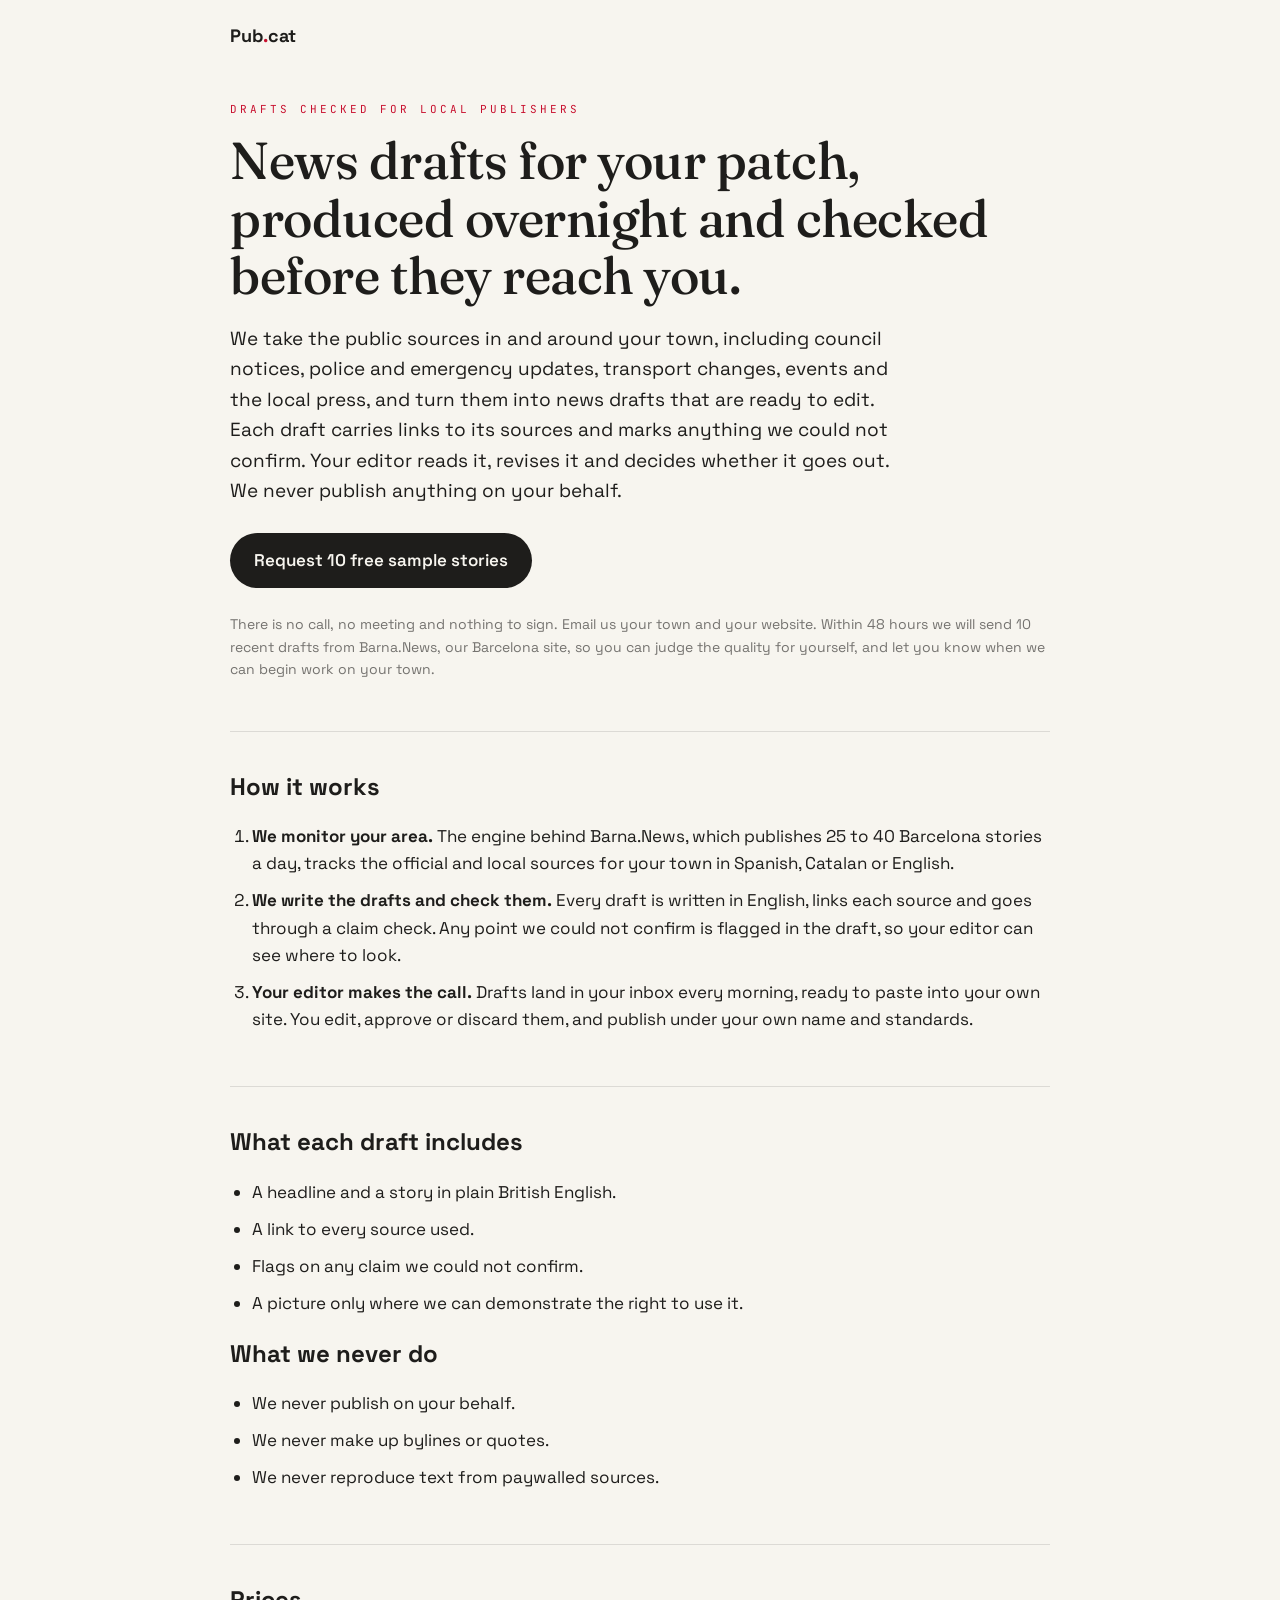
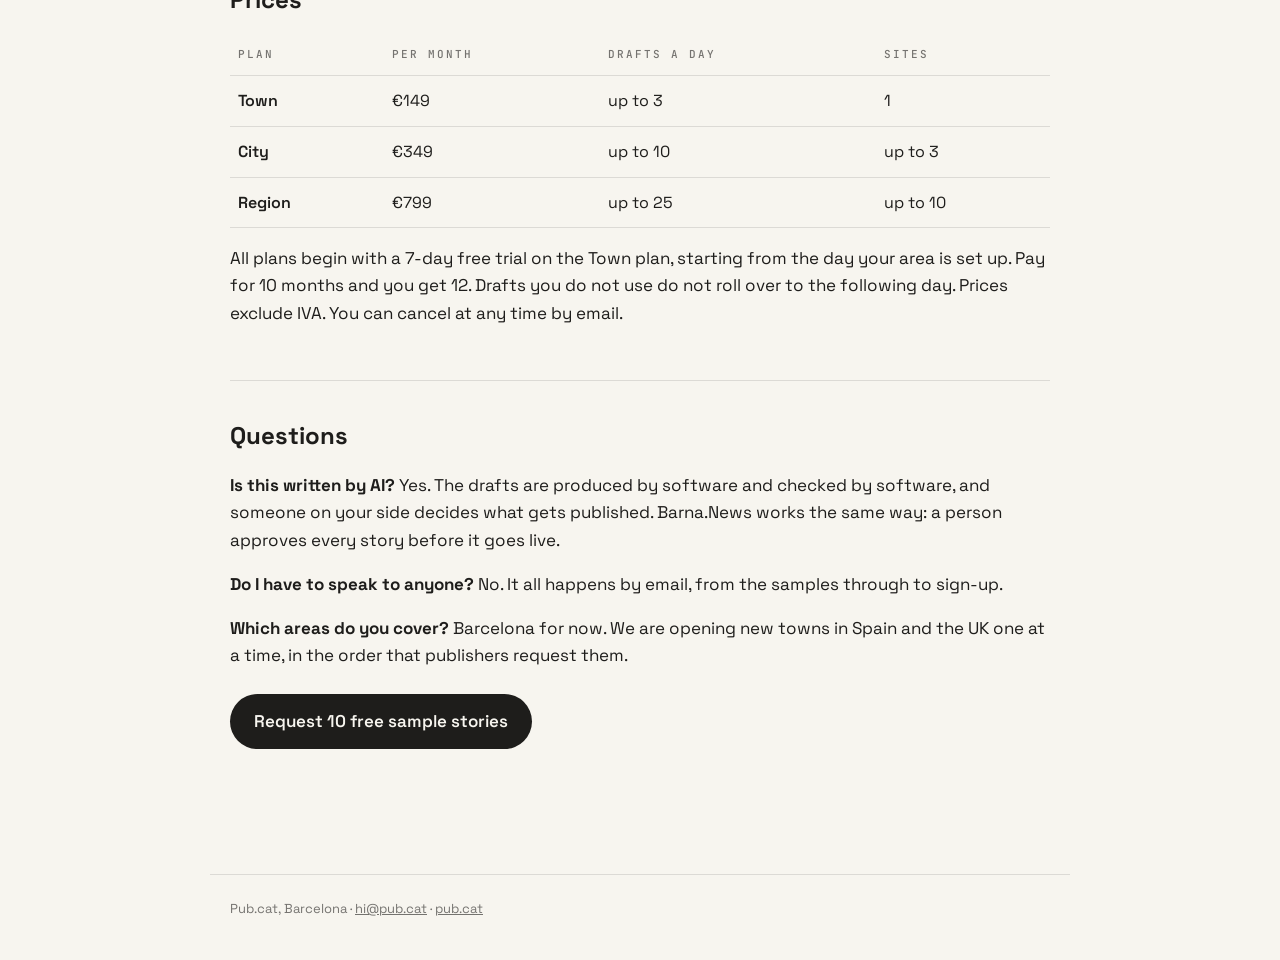
<file: checked-drafts/index.html>
<!doctype html>
<html lang="en-GB">
<head>
<meta charset="utf-8" />
<meta name="viewport" content="width=device-width, initial-scale=1" />
<meta name="theme-color" content="#F7F5EF" />
<meta name="color-scheme" content="light" />
<title>Checked drafts for local publishers · Pub.cat</title>
<meta name="description" content="Local news drafts for your area, with every source linked and unconfirmed claims flagged. Your editor decides what runs. From €149 a month. 10 free sample stories by email." />
<link rel="canonical" href="https://pub.cat/checked-drafts/" />
<link rel="icon" href="/assets/logo/dot-cat-red.svg" type="image/svg+xml" />
<link rel="preconnect" href="https://fonts.googleapis.com" />
<link href="https://fonts.googleapis.com/css2?family=Space+Grotesk:wght@400;500;600;700&family=JetBrains+Mono:wght@400;500&family=Fraunces:opsz,wght@9..144,400;9..144,500&display=swap" rel="stylesheet" />
<style>
  :root {
    --red: #C8102E; --ink: #1E1D1B; --paper: #F7F5EF;
    --rule: rgba(30,29,27,0.12); --mute: rgba(30,29,27,0.6);
    --sans: 'Space Grotesk', -apple-system, BlinkMacSystemFont, system-ui, sans-serif;
    --serif: 'Fraunces', Georgia, serif;
    --mono: 'JetBrains Mono', ui-monospace, monospace;
  }
  * { box-sizing: border-box; }
  html, body { margin: 0; background: var(--paper); color: var(--ink); }
  body { font-family: var(--sans); font-size: 17px; line-height: 1.6; }
  header.top { max-width: 860px; margin: 0 auto; padding: 22px 20px; display: flex; justify-content: space-between; align-items: center; }
  header.top a { color: var(--ink); text-decoration: none; font-weight: 700; font-size: 18px; }
  header.top a span { color: var(--red); }
  main { max-width: 860px; margin: 0 auto; padding: 0 20px 64px; }
  section { padding: 36px 0; border-top: 1px solid var(--rule); }
  section.hero { border-top: 0; padding-top: 28px; }
  .kicker { font-family: var(--mono); font-size: 11px; letter-spacing: 3px; text-transform: uppercase; color: var(--red); margin: 0 0 14px; }
  h1 { font-family: var(--serif); font-weight: 500; font-size: clamp(32px, 6vw, 52px); line-height: 1.1; margin: 0 0 20px; letter-spacing: -0.5px; }
  h2 { font-size: 24px; margin: 0 0 14px; }
  .lede { font-size: 19px; max-width: 680px; }
  .small { font-size: 14px; color: var(--mute); }
  .btn { display: inline-block; background: var(--ink); color: var(--paper); padding: 14px 24px; border-radius: 100px; font-weight: 600; text-decoration: none; margin: 8px 0; }
  .btn:hover { background: var(--red); }
  ol, ul { padding-left: 22px; }
  li { margin: 0 0 10px; }
  table.prices { width: 100%; border-collapse: collapse; margin: 6px 0 16px; font-size: 16px; }
  table.prices th, table.prices td { text-align: left; padding: 12px 8px; border-bottom: 1px solid var(--rule); }
  table.prices th { font-family: var(--mono); font-size: 11px; letter-spacing: 2px; text-transform: uppercase; color: var(--mute); font-weight: 500; }
  table.prices td:first-child { font-weight: 600; }
  footer { max-width: 860px; margin: 0 auto; padding: 24px 20px 40px; font-size: 13px; color: var(--mute); border-top: 1px solid var(--rule); }
  footer a { color: var(--mute); }
</style>
</head>
<body>
<header class="top"><a href="/">Pub<span>.</span>cat</a></header>
<main>
<section class="hero">
<p class="kicker">Drafts checked for local publishers</p>
<h1>News drafts for your patch, produced overnight and checked before they reach you.</h1>
<p class="lede">We take the public sources in and around your town, including council notices, police and emergency updates, transport changes, events and the local press, and turn them into news drafts that are ready to edit. Each draft carries links to its sources and marks anything we could not confirm. Your editor reads it, revises it and decides whether it goes out. We never publish anything on your behalf.</p>
<p><a class="btn" href="mailto:hi@pub.cat?subject=Sample%20stories%20for%20my%20town&amp;body=Town%20or%20area%3A%0AYour%20website%3A%0A">Request 10 free sample stories</a></p>
<p class="small">There is no call, no meeting and nothing to sign. Email us your town and your website. Within 48 hours we will send 10 recent drafts from Barna.News, our Barcelona site, so you can judge the quality for yourself, and let you know when we can begin work on your town.</p>
</section>

<section>
<h2>How it works</h2>
<ol>
<li><strong>We monitor your area.</strong> The engine behind Barna.News, which publishes 25 to 40 Barcelona stories a day, tracks the official and local sources for your town in Spanish, Catalan or English.</li>
<li><strong>We write the drafts and check them.</strong> Every draft is written in English, links each source and goes through a claim check. Any point we could not confirm is flagged in the draft, so your editor can see where to look.</li>
<li><strong>Your editor makes the call.</strong> Drafts land in your inbox every morning, ready to paste into your own site. You edit, approve or discard them, and publish under your own name and standards.</li>
</ol>
</section>

<section>
<h2>What each draft includes</h2>
<ul>
<li>A headline and a story in plain British English.</li>
<li>A link to every source used.</li>
<li>Flags on any claim we could not confirm.</li>
<li>A picture only where we can demonstrate the right to use it.</li>
</ul>
<h2>What we never do</h2>
<ul>
<li>We never publish on your behalf.</li>
<li>We never make up bylines or quotes.</li>
<li>We never reproduce text from paywalled sources.</li>
</ul>
</section>

<section>
<h2>Prices</h2>
<table class="prices">
<thead><tr><th>Plan</th><th>Per month</th><th>Drafts a day</th><th>Sites</th></tr></thead>
<tbody>
<tr><td>Town</td><td>€149</td><td>up to 3</td><td>1</td></tr>
<tr><td>City</td><td>€349</td><td>up to 10</td><td>up to 3</td></tr>
<tr><td>Region</td><td>€799</td><td>up to 25</td><td>up to 10</td></tr>
</tbody>
</table>
<p>All plans begin with a 7-day free trial on the Town plan, starting from the day your area is set up. Pay for 10 months and you get 12. Drafts you do not use do not roll over to the following day. Prices exclude IVA. You can cancel at any time by email.</p>
</section>

<section>
<h2>Questions</h2>
<p><strong>Is this written by AI?</strong> Yes. The drafts are produced by software and checked by software, and someone on your side decides what gets published. Barna.News works the same way: a person approves every story before it goes live.</p>
<p><strong>Do I have to speak to anyone?</strong> No. It all happens by email, from the samples through to sign-up.</p>
<p><strong>Which areas do you cover?</strong> Barcelona for now. We are opening new towns in Spain and the UK one at a time, in the order that publishers request them.</p>
<p><a class="btn" href="mailto:hi@pub.cat?subject=Sample%20stories%20for%20my%20town&amp;body=Town%20or%20area%3A%0AYour%20website%3A%0A">Request 10 free sample stories</a></p>
</section>
</main>
<footer>Pub.cat, Barcelona · <a href="mailto:hi@pub.cat">hi@pub.cat</a> · <a href="/">pub.cat</a></footer>
</body>
</html>
</file>
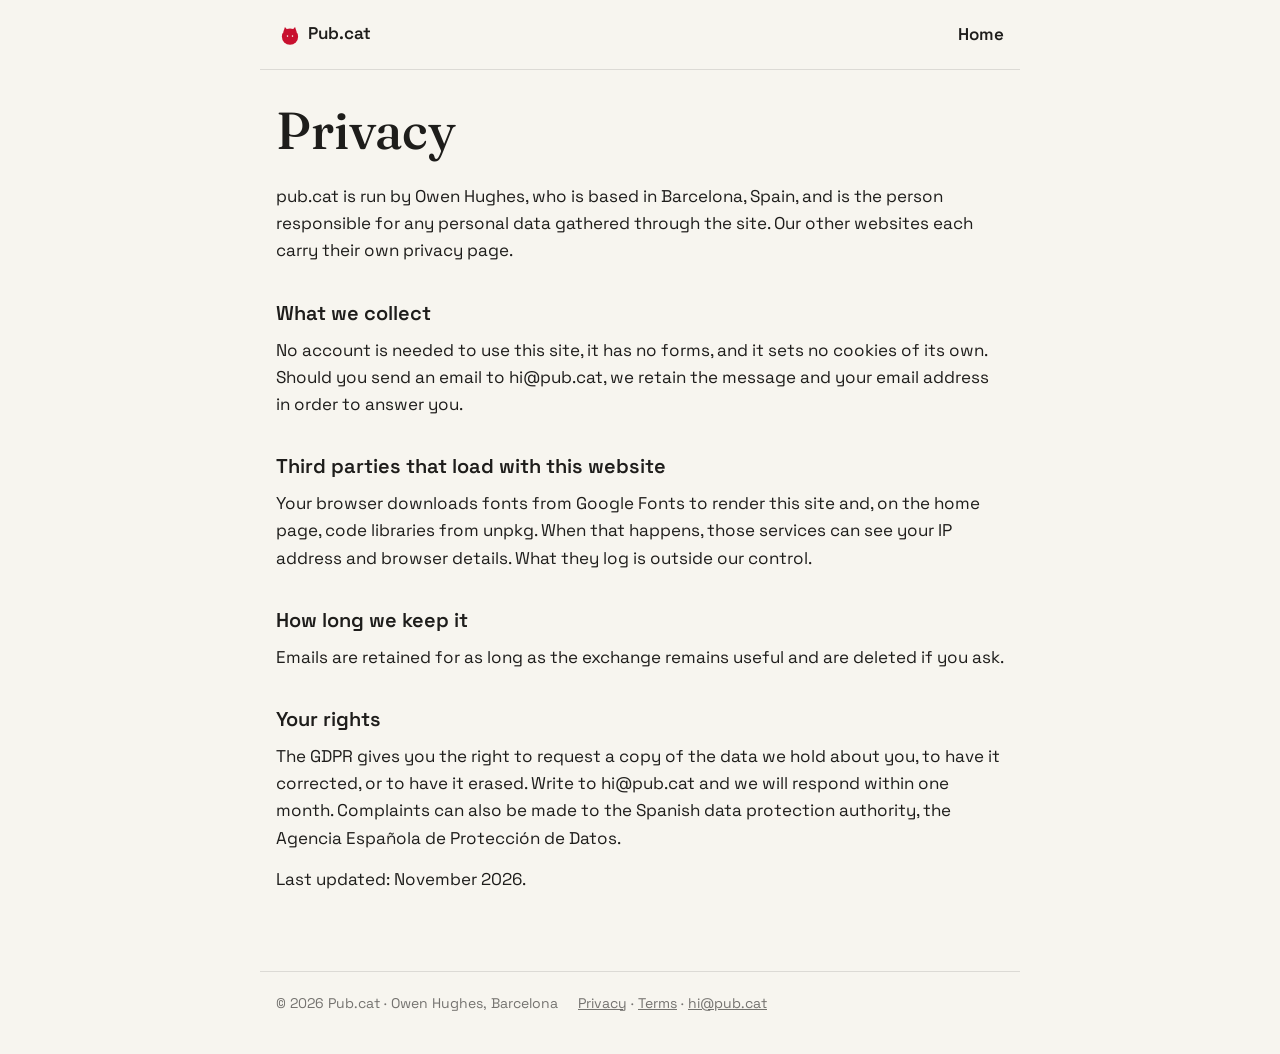
<file: privacy/index.html>
<!doctype html>
<html lang="en-GB">
<head>
<meta charset="utf-8" />
<meta name="viewport" content="width=device-width, initial-scale=1" />
<meta name="theme-color" content="#F7F5EF" />
<title>Privacy · Pub.cat</title>
<meta name="robots" content="index,follow" />
<link rel="canonical" href="https://pub.cat/privacy/" />
<link rel="icon" href="/assets/logo/dot-cat-red.svg" type="image/svg+xml" />
<link rel="preconnect" href="https://fonts.googleapis.com" />
<link rel="preconnect" href="https://fonts.gstatic.com" crossorigin />
<link href="https://fonts.googleapis.com/css2?family=Space+Grotesk:wght@400;500;600;700&family=Fraunces:opsz,wght@9..144,400;9..144,500&display=swap" rel="stylesheet" />
<style>
  :root{--red:#C8102E;--ink:#1E1D1B;--paper:#F7F5EF;--rule:rgba(30,29,27,0.12);--mute:rgba(30,29,27,0.6);--sans:'Space Grotesk',-apple-system,BlinkMacSystemFont,system-ui,sans-serif;--serif:'Fraunces',Georgia,serif}
  *{box-sizing:border-box}
  body{margin:0;background:var(--paper);color:var(--ink);font-family:var(--sans);font-size:17px;line-height:1.6}
  .top{display:flex;align-items:center;justify-content:space-between;padding:20px 16px;max-width:760px;margin:0 auto;border-bottom:1px solid var(--rule)}
  .top a{color:var(--ink);text-decoration:none;font-weight:600}
  .top img{height:28px;vertical-align:middle}
  main{max-width:760px;margin:0 auto;padding:32px 16px 64px}
  h1{font-family:var(--serif);font-weight:500;font-size:clamp(36px,6vw,52px);line-height:1.1;margin:0 0 24px}
  h2{font-size:20px;font-weight:600;margin:32px 0 8px}
  p{margin:0 0 14px}
  a{color:var(--red)}
  footer{max-width:760px;margin:0 auto;padding:20px 16px 40px;border-top:1px solid var(--rule);color:var(--mute);font-size:14px;display:flex;flex-wrap:wrap;gap:8px 20px}
  footer a{color:inherit}
</style>
</head>
<body>
<header class="top"><a href="/"><img src="/assets/logo/dot-cat-red.svg" alt="" /> Pub.cat</a><a href="/">Home</a></header>
<main>
<h1>Privacy</h1>
<p>pub.cat is run by Owen Hughes, who is based in Barcelona, Spain, and is the person responsible for any personal data gathered through the site. Our other websites each carry their own privacy page.</p>
<h2>What we collect</h2>
<p>No account is needed to use this site, it has no forms, and it sets no cookies of its own. Should you send an email to hi@pub.cat, we retain the message and your email address in order to answer you.</p>
<h2>Third parties that load with this website</h2>
<p>Your browser downloads fonts from Google Fonts to render this site and, on the home page, code libraries from unpkg. When that happens, those services can see your IP address and browser details. What they log is outside our control.</p>
<h2>How long we keep it</h2>
<p>Emails are retained for as long as the exchange remains useful and are deleted if you ask.</p>
<h2>Your rights</h2>
<p>The GDPR gives you the right to request a copy of the data we hold about you, to have it corrected, or to have it erased. Write to hi@pub.cat and we will respond within one month. Complaints can also be made to the Spanish data protection authority, the Agencia Española de Protección de Datos.</p>
<p>Last updated: November 2026.</p>
</main>
<footer><span>© 2026 Pub.cat · Owen Hughes, Barcelona</span><span><a href="/privacy/">Privacy</a> · <a href="/terms/">Terms</a> · <a href="mailto:hi@pub.cat">hi@pub.cat</a></span></footer>
</body>
</html>
</file>
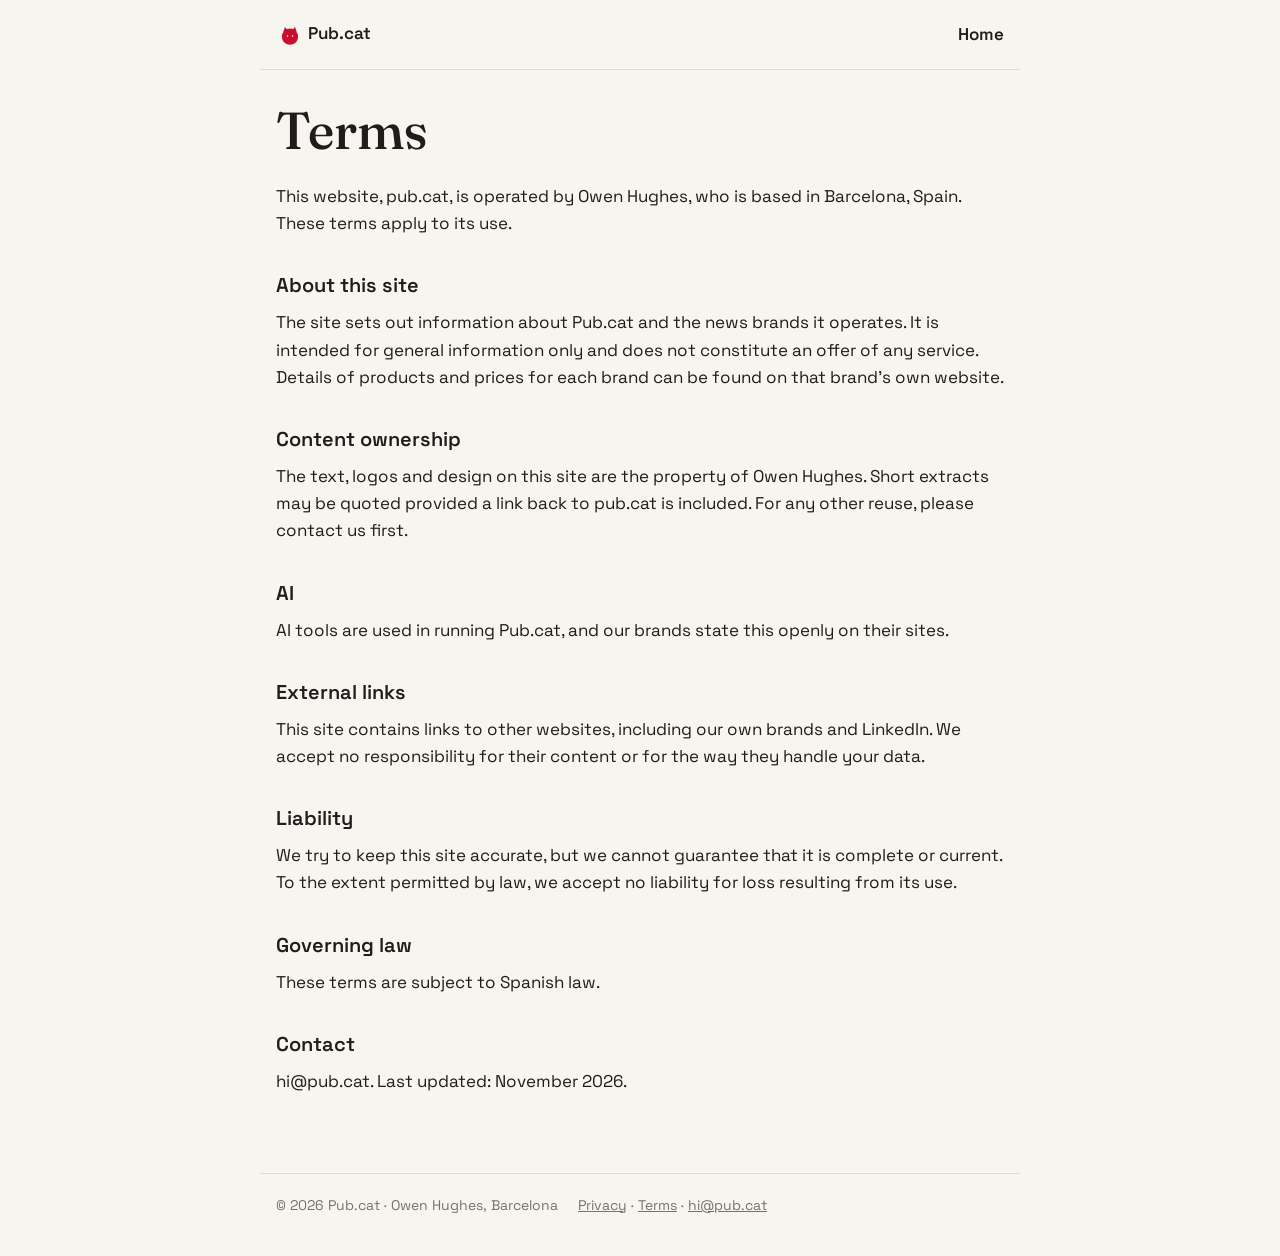
<file: terms/index.html>
<!doctype html>
<html lang="en-GB">
<head>
<meta charset="utf-8" />
<meta name="viewport" content="width=device-width, initial-scale=1" />
<meta name="theme-color" content="#F7F5EF" />
<title>Terms · Pub.cat</title>
<meta name="robots" content="index,follow" />
<link rel="canonical" href="https://pub.cat/terms/" />
<link rel="icon" href="/assets/logo/dot-cat-red.svg" type="image/svg+xml" />
<link rel="preconnect" href="https://fonts.googleapis.com" />
<link rel="preconnect" href="https://fonts.gstatic.com" crossorigin />
<link href="https://fonts.googleapis.com/css2?family=Space+Grotesk:wght@400;500;600;700&family=Fraunces:opsz,wght@9..144,400;9..144,500&display=swap" rel="stylesheet" />
<style>
  :root{--red:#C8102E;--ink:#1E1D1B;--paper:#F7F5EF;--rule:rgba(30,29,27,0.12);--mute:rgba(30,29,27,0.6);--sans:'Space Grotesk',-apple-system,BlinkMacSystemFont,system-ui,sans-serif;--serif:'Fraunces',Georgia,serif}
  *{box-sizing:border-box}
  body{margin:0;background:var(--paper);color:var(--ink);font-family:var(--sans);font-size:17px;line-height:1.6}
  .top{display:flex;align-items:center;justify-content:space-between;padding:20px 16px;max-width:760px;margin:0 auto;border-bottom:1px solid var(--rule)}
  .top a{color:var(--ink);text-decoration:none;font-weight:600}
  .top img{height:28px;vertical-align:middle}
  main{max-width:760px;margin:0 auto;padding:32px 16px 64px}
  h1{font-family:var(--serif);font-weight:500;font-size:clamp(36px,6vw,52px);line-height:1.1;margin:0 0 24px}
  h2{font-size:20px;font-weight:600;margin:32px 0 8px}
  p{margin:0 0 14px}
  a{color:var(--red)}
  footer{max-width:760px;margin:0 auto;padding:20px 16px 40px;border-top:1px solid var(--rule);color:var(--mute);font-size:14px;display:flex;flex-wrap:wrap;gap:8px 20px}
  footer a{color:inherit}
</style>
</head>
<body>
<header class="top"><a href="/"><img src="/assets/logo/dot-cat-red.svg" alt="" /> Pub.cat</a><a href="/">Home</a></header>
<main>
<h1>Terms</h1>
<p>This website, pub.cat, is operated by Owen Hughes, who is based in Barcelona, Spain. These terms apply to its use.</p>
<h2>About this site</h2>
<p>The site sets out information about Pub.cat and the news brands it operates. It is intended for general information only and does not constitute an offer of any service. Details of products and prices for each brand can be found on that brand's own website.</p>
<h2>Content ownership</h2>
<p>The text, logos and design on this site are the property of Owen Hughes. Short extracts may be quoted provided a link back to pub.cat is included. For any other reuse, please contact us first.</p>
<h2>AI</h2>
<p>AI tools are used in running Pub.cat, and our brands state this openly on their sites.</p>
<h2>External links</h2>
<p>This site contains links to other websites, including our own brands and LinkedIn. We accept no responsibility for their content or for the way they handle your data.</p>
<h2>Liability</h2>
<p>We try to keep this site accurate, but we cannot guarantee that it is complete or current. To the extent permitted by law, we accept no liability for loss resulting from its use.</p>
<h2>Governing law</h2>
<p>These terms are subject to Spanish law.</p>
<h2>Contact</h2>
<p>hi@pub.cat. Last updated: November 2026.</p>
</main>
<footer><span>© 2026 Pub.cat · Owen Hughes, Barcelona</span><span><a href="/privacy/">Privacy</a> · <a href="/terms/">Terms</a> · <a href="mailto:hi@pub.cat">hi@pub.cat</a></span></footer>
</body>
</html>
</file>
